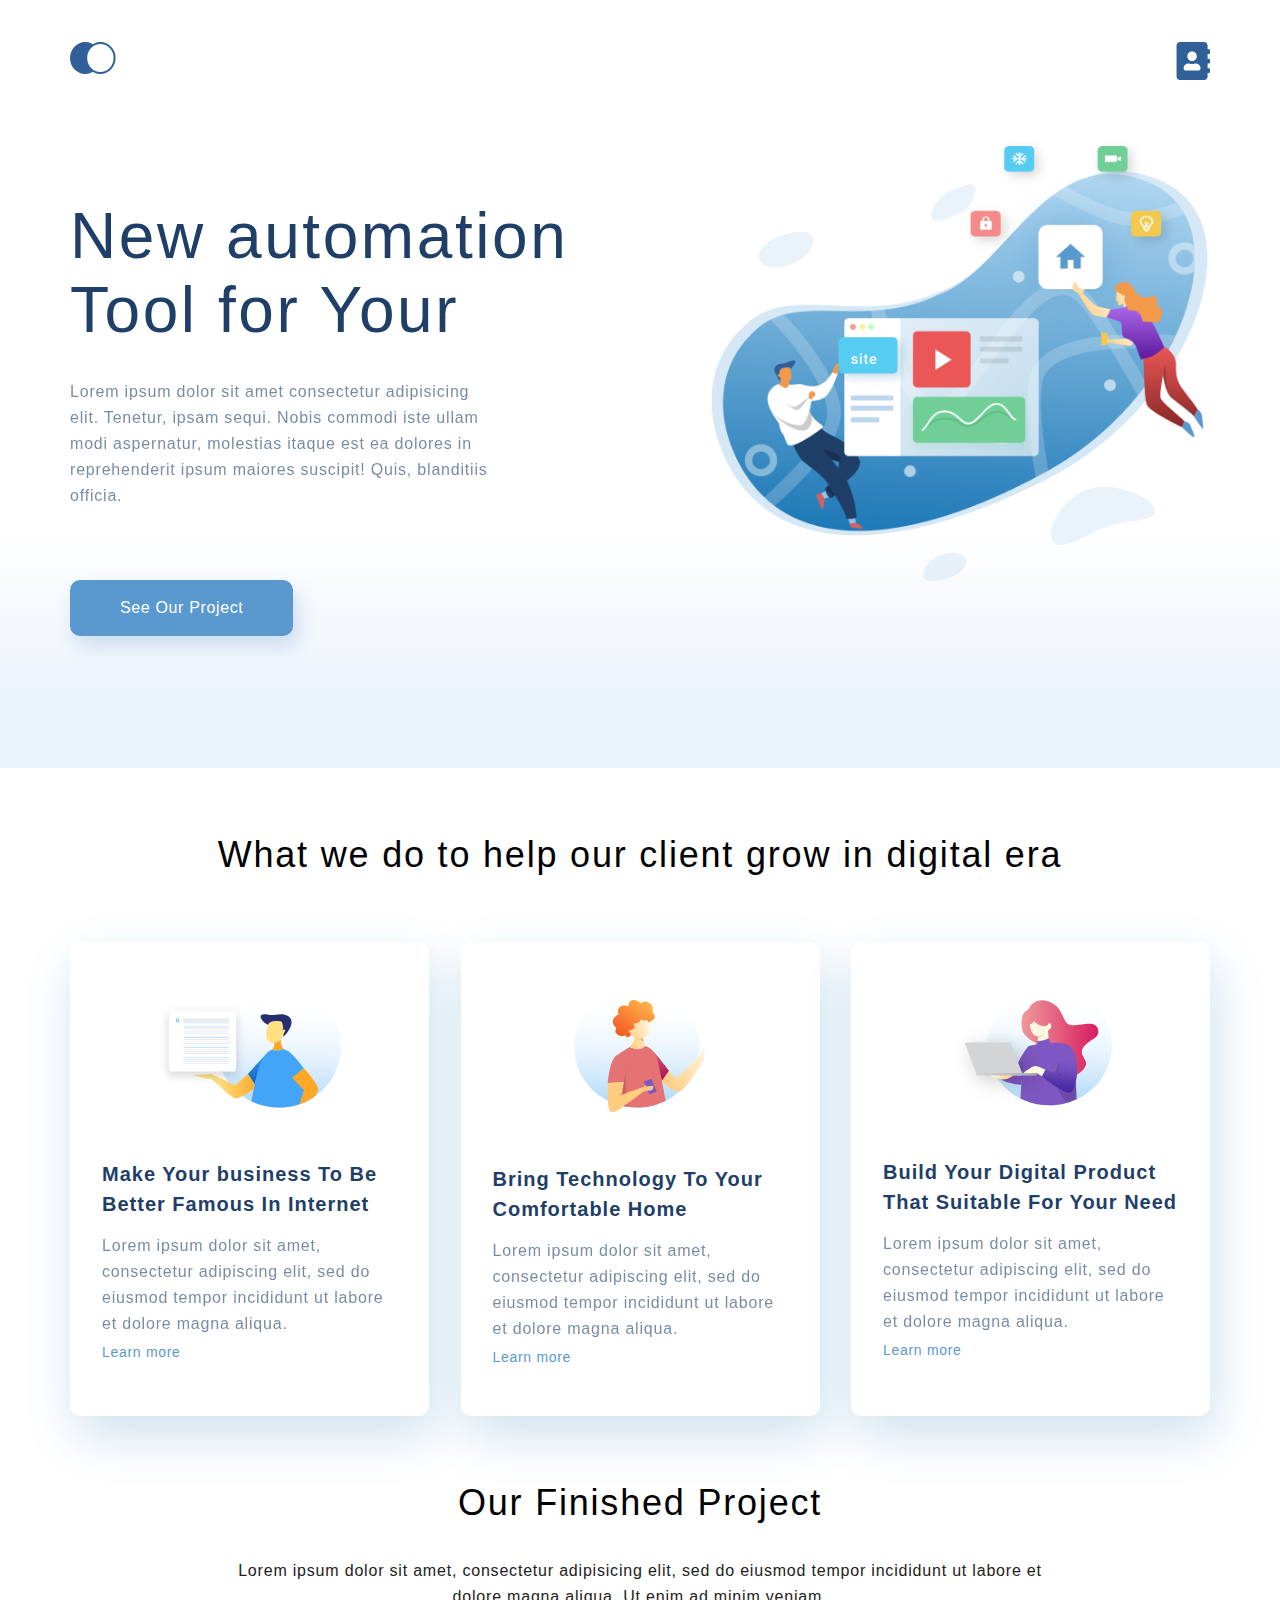
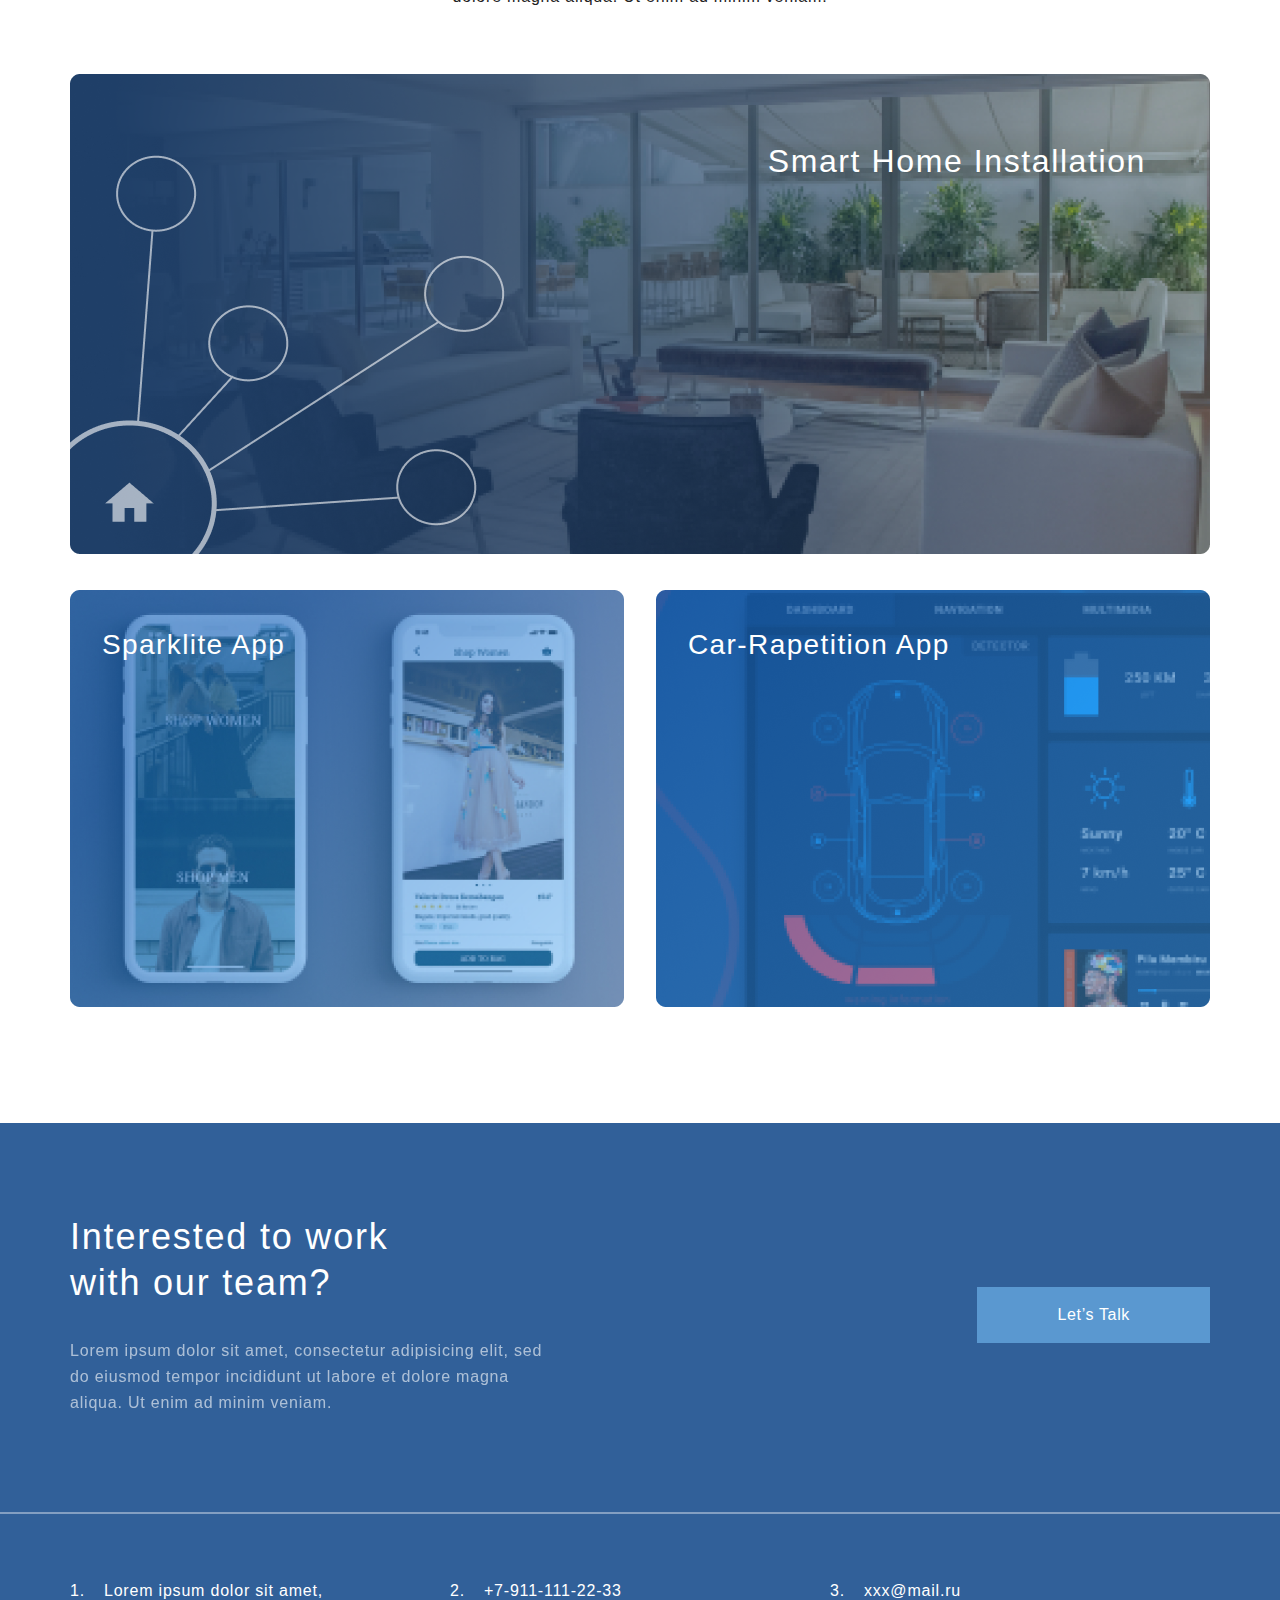
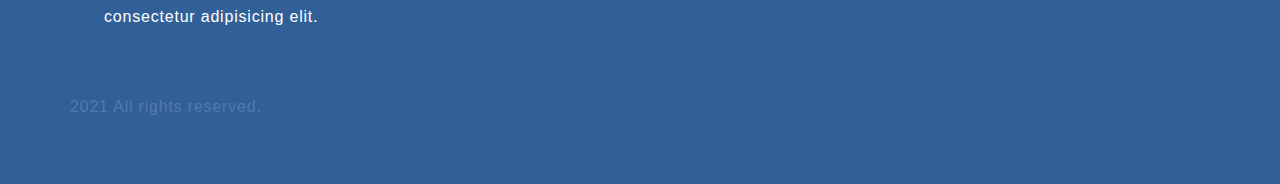
<file: index.html>
<!DOCTYPE html>
<html lang="en">

<head>
    <meta charset="UTF-8">
    <meta http-equiv="X-UA-Compatible" content="IE=edge">
    <meta name="viewport" content="width=device-width, initial-scale=1.0">
    <title>Main page</title>
    <link rel="stylesheet" href="style.css">
</head>

<body>
    <div class="top">
        <div class="container top_box">
            <ul class="header">
                <li><a href="index.html"><img src="img/logo.svg" alt="logo"></a></li>
                <li><a href="contacts.html"><img src="img/contacts.svg" alt="contacts"></a></li>
            </ul>
            <div class="top-info">
                <h1 class="top_heading">New automation Tool for Your</h1>
                <p class="text top_text">Lorem ipsum dolor sit amet consectetur adipisicing elit. Tenetur, ipsam sequi.
                    Nobis
                    commodi
                    iste ullam modi aspernatur, molestias itaque est ea dolores in reprehenderit ipsum maiores suscipit!
                    Quis,
                    blanditiis officia.</p>
                <a href="#" class="top_button">See Our Project</a>
            </div>
        </div>
    </div>

    <div class="what-we-do container">
        <h3 class="heading">What we do to help our client grow in digital era</h3>
        <div class="card-box">
            <div class="card">
                <img class="card_img" src="img/card-1.svg" alt="card 1">
                <h4 class="heading-mini">Make Your business To Be Better Famous In Internet</h4>
                <p class="text">Lorem ipsum dolor sit amet, consectetur adipiscing elit, sed do eiusmod tempor
                    incididunt ut labore et dolore magna aliqua.</p>
                <a href="#" class="card_link">Learn more</a>
            </div>
            <div class="card">
                <img class="card_img" src="img/card-2.svg" alt="card 2">
                <h4 class="heading-mini">Bring Technology To Your Comfortable Home</h4>
                <p class="text">Lorem ipsum dolor sit amet, consectetur adipiscing elit, sed do eiusmod tempor
                    incididunt ut labore et dolore magna aliqua.</p>
                <a href="#" class="card_link">Learn more</a>
            </div>
            <div class="card">
                <img class="card_img" src="img/card-3.svg" alt="card 3">
                <h4 class="heading-mini">Build Your Digital Product That Suitable For Your Need</h4>
                <p class="text">Lorem ipsum dolor sit amet, consectetur adipiscing elit, sed do eiusmod tempor
                    incididunt ut labore et dolore magna aliqua.</p>
                <a href="#" class="card_link">Learn more</a>
            </div>
        </div>
    </div>

    <div class="project container">
        <h3 class="heading">Our Finished Project</h3>
        <p class="text text_project">Lorem ipsum dolor sit amet, consectetur adipisicing elit, sed do eiusmod tempor
            incididunt ut
            labore et dolore magna aliqua. Ut enim ad minim veniam.
        </p>
        <div class="project_item">
            <img class="project_img" src="img/project-1.png" alt="photo 1">
            <p class="project_text">Smart Home Installation</p>
        </div>
        <div class="project_parent">
            <div class="project_item project_item_margin">
                <img class="project_img" src="img/project-2.png" alt="photo 2">
                <p class="project_text project_parent_text">Sparklite App</p>
            </div>
            <div class="project_item">
                <img class="project_img" src="img/project-3.png" alt="photo 3">
                <p class="project_text project_parent_text">Car-Rapetition App</p>
            </div>
        </div>
    </div>

    <div class="footer">
        <div class="container">
            <div class="footer_top">
                <div class="footer_text">
                    <h3 class="bottom">Interested to work with our team?</h3>
                    <p class="text bottom_text">Lorem ipsum dolor sit amet, consectetur adipisicing elit, sed do eiusmod
                        tempor incididunt ut labore et dolore magna aliqua. Ut enim ad minim veniam.</p>
                </div>
                <a href="#" class="bottom_button">Let’s Talk</a>
            </div>
        </div>

        <hr>

        <div class="container">
            <div class="footer_bottom">
                <ul class="footer_info">
                    <li class="footer_li">Lorem ipsum dolor sit amet, consectetur adipisicing elit.</li>
                    <li class="footer_li">+7-911-111-22-33</li>
                    <li class="footer_li">xxx@mail.ru</li>
                </ul>
                <div class="end_text">
                    <p class="text end_text">2021 All rights reserved.</p>
                </div>
            </div>
        </div>
    </div>

</body>

</html>
</file>
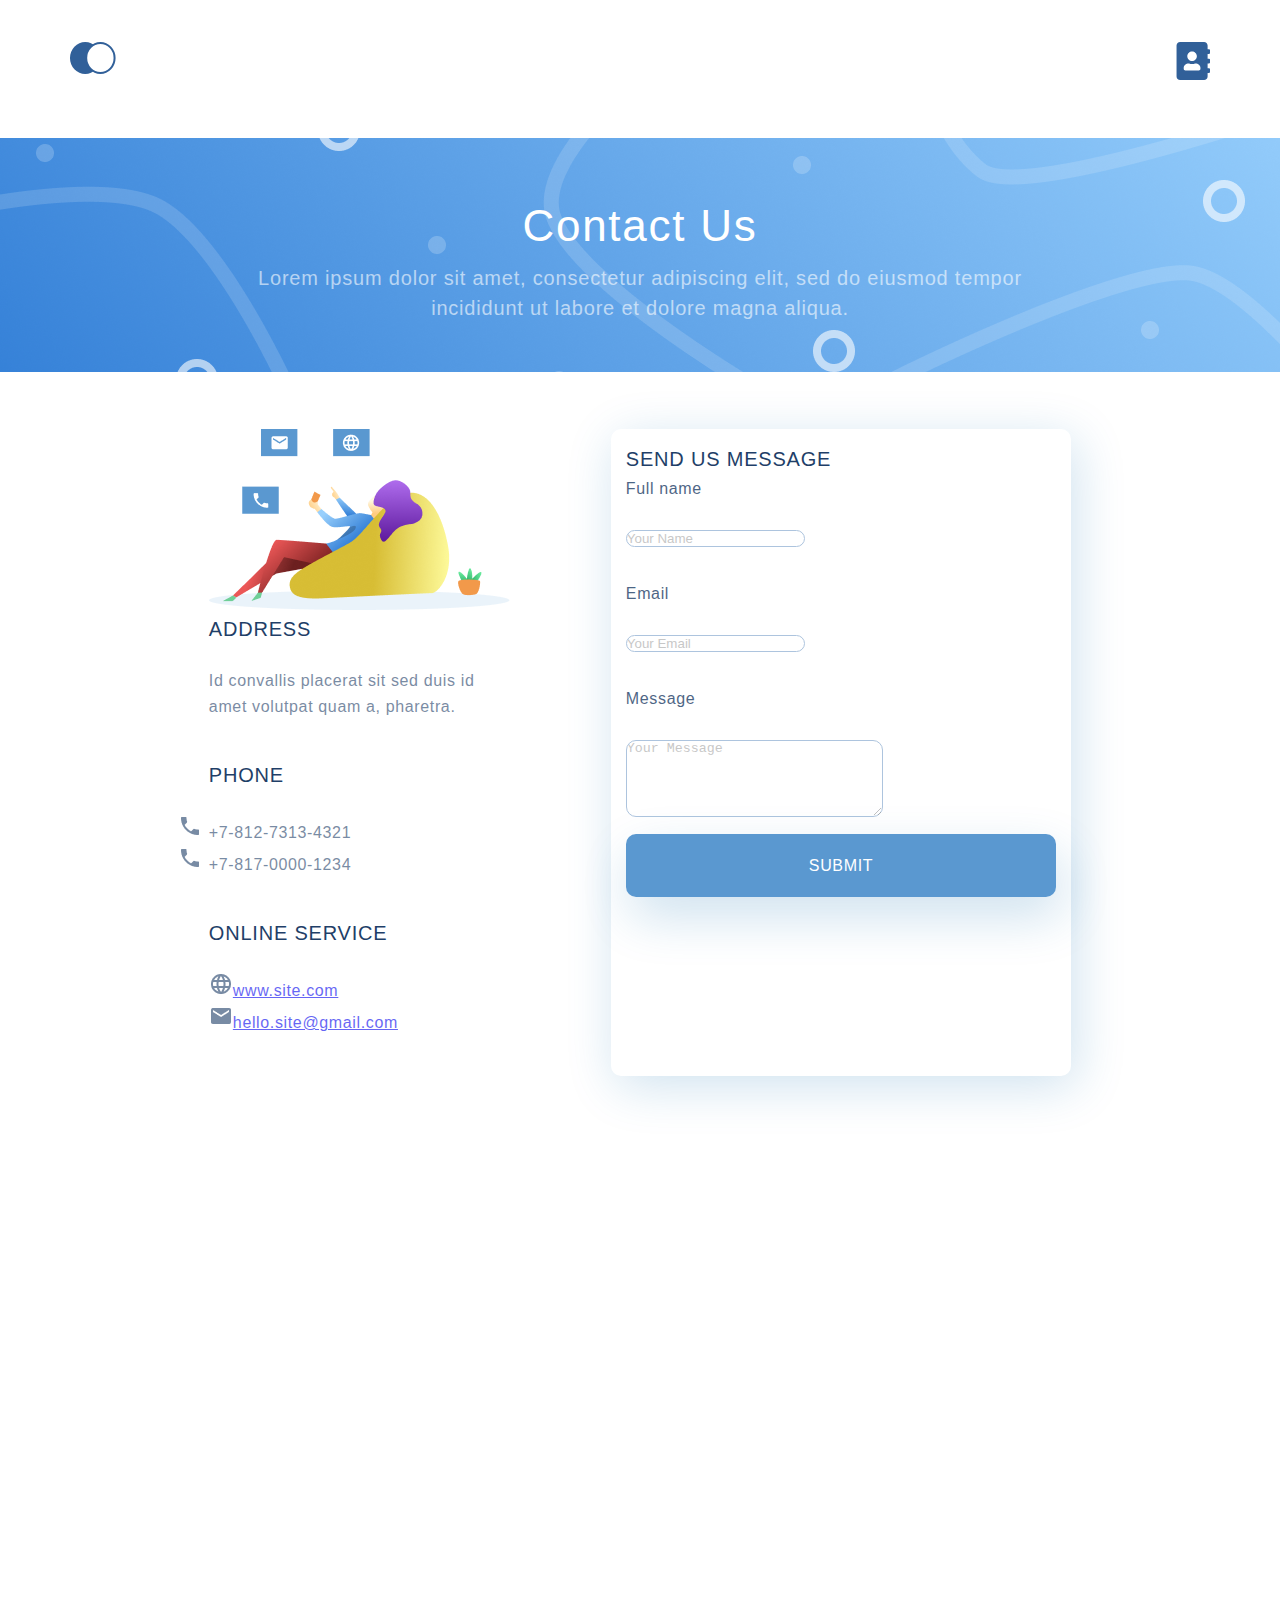
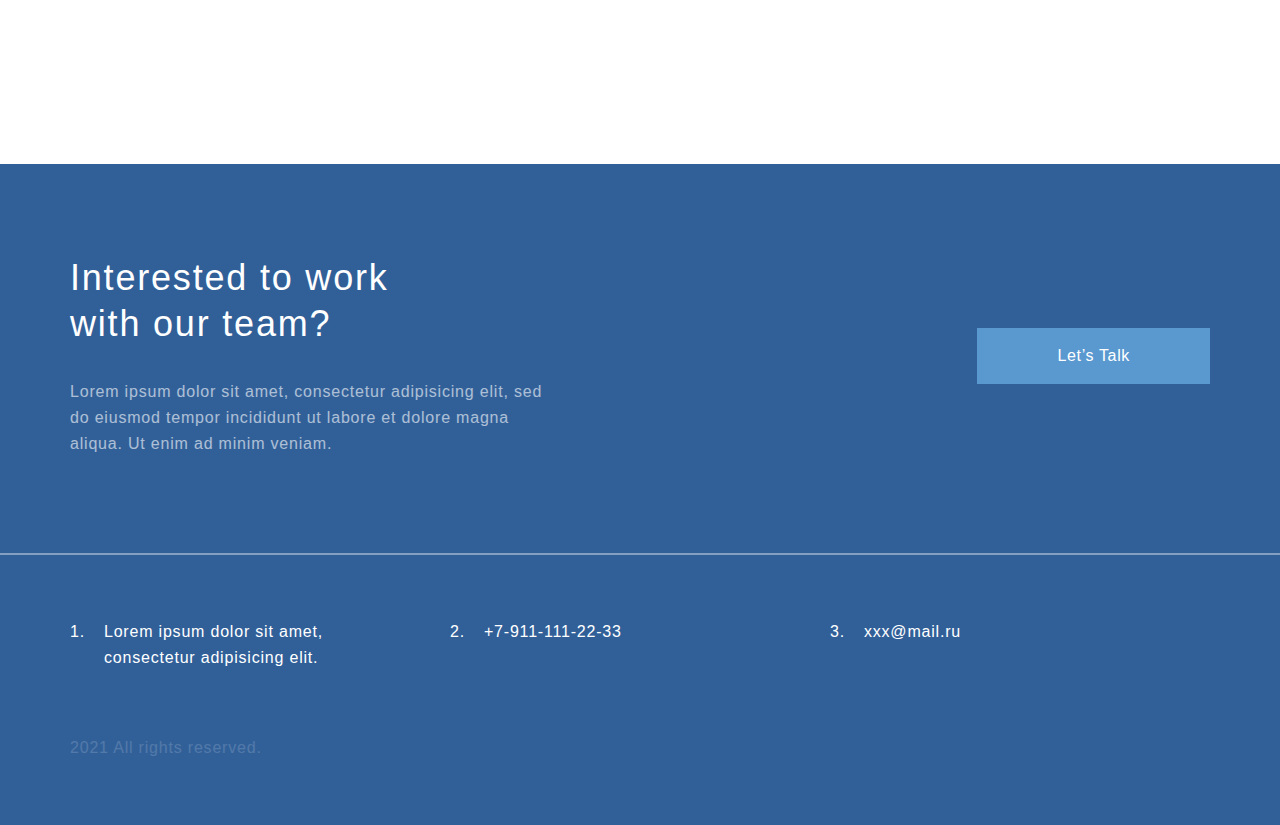
<file: contacts.html>
<!DOCTYPE html>
<html lang="en">

<head>
    <meta charset="UTF-8">
    <meta http-equiv="X-UA-Compatible" content="IE=edge">
    <meta name="viewport" content="width=device-width, initial-scale=1.0">
    <title>Contacts</title>
    <link rel="stylesheet" href="style.css">
</head>

<body>
    <div class="contacts_top">
        <div class="container top_box">
            <ul class="header">
                <li><a href="index.html"><img src="img/logo.svg" alt="logo"></a></li>
                <li><a href="contacts.html"><img src="img/contacts.svg" alt="contacts"></a></li>
            </ul>
        </div>
        <div class="contacts">
            <h2 class="contacts_heading">Contact Us</h2>
            <p class="contacts_text">Lorem ipsum dolor sit amet, consectetur adipiscing elit, sed do eiusmod tempor
                incididunt ut labore et dolore magna aliqua.</p>
        </div>
    </div>

    <form action="#" class="container main">
        <div class="contacts-info">
            <img src="img/contacts_picture.png" alt="picture">
            <h4 class="heading_middle">Address</h4>
            <p class="text text_middle">Id convallis placerat sit sed duis id amet volutpat quam a, pharetra.</p>
            <h4 class="heading_middle">Phone</h4>
            <ul class="text text_middle phone">
                <li>+7-812-7313-4321</li>
                <li>+7-817-0000-1234</li>
            </ul>
            <h4 class="heading_middle">Online service</h4>
            <ul class="text text_middle">
                <li class="mail"><a href="#" target="_blank">www.site.com</a></li>
                <li class="mail"><a href="#" target="_blank">hello.site@gmail.com</a></li>
            </ul>
        </div>
        <div class="form">
            <h4 class="heading_middle">Send us message</h4>
            <p class="text text_form">Full name</p> <br> <input class="field" type="text" placeholder="Your Name"> <br>
            <p class="text text_form">Email</p> <br> <input class="field" type="email" placeholder="Your Email"> <br>
            <p class="text text_form">Message</p> <br>
            <textarea class="field" cols="30" rows="5" placeholder="Your Message"></textarea> <br>
            <a href="#" class="button">Submit</a>
        </div>

    </form>

    <iframe class="container map"
        src="https://yandex.ru/map-widget/v1/?um=constructor%3A680e1a6230f7b9371fa7b8b2f2848ba99370c1d42af56bf6c439a0a6ba47819d&amp;source=constructor"
        frameborder="0"></iframe>

    <div class="footer">
        <div class="container">
            <div class="footer_top">
                <div class="footer_text">
                    <h3 class="bottom">Interested to work with our team?</h3>
                    <p class="text bottom_text">Lorem ipsum dolor sit amet, consectetur adipisicing elit, sed do eiusmod
                        tempor incididunt ut labore et dolore magna aliqua. Ut enim ad minim veniam.</p>
                </div>
                <a href="#" class="bottom_button">Let’s Talk</a>
            </div>
        </div>

        <hr>

        <div class="container">
            <div class="footer_bottom">
                <ul class="footer_info">
                    <li class="footer_li">Lorem ipsum dolor sit amet, consectetur adipisicing elit.</li>
                    <li class="footer_li">+7-911-111-22-33</li>
                    <li class="footer_li">xxx@mail.ru</li>
                </ul>
                <div class="end_text">
                    <p class="text end_text">2021 All rights reserved.</p>
                </div>
            </div>
        </div>
    </div>

</body>

</html>
</file>
<file: style.css>
* {
    margin: 0;
    padding: 0;
}

.container {
    max-width: 1140px;
    margin: 0 auto;
}

body {
    font-family: sans-serif;
}

.header {
    display: flex;
    justify-content: space-between;
    list-style-type: none;
    padding-top: 42px;
}

.text {
    font-size: 16px;
    line-height: 26px;
    color: #1f3f68;
    letter-spacing: 0.05em;
    opacity: 0.6;
}

.text_project {
    width: 75%;
    margin: 32px auto 64px;
    color: #222222;
    opacity: 1;
    text-align: center;
}

.top_heading {
    width: 510px;
    font-size: 64px;
    font-weight: 300;
    color: #1f3f68;
    line-height: 74px;
    letter-spacing: 0.04em;
    margin-bottom: 32px;
}

.top_text {
    width: 425px;
}

.top_box {
    display: flex;
    flex-direction: column;
    height: 100%;
}

.top-info {
    padding-top: 115px;
    flex-grow: 1;
    background-image: url(img/top_back.png);
    background-repeat: no-repeat;
    background-position: right center;
    background-size: 44%;
}

.top_button {
    font-size: 16px;
    line-height: 26px;
    text-align: center;
    letter-spacing: 0.04em;
    color: #FFFFFF;
    background: #5A98D0;
    box-shadow: 5px 10px 20px rgba(53, 110, 173, 0.2);
    border-radius: 10px;
    padding: 15px 50px;
    text-decoration: none;
    display: inline-block;
    margin-top: 71px;
}

.heading {
    text-align: center;
    font-weight: 300;
    font-size: 36px;
    line-height: 46px;
    letter-spacing: 0.05em;
}

.heading-mini {
    font-size: 20px;
    line-height: 30px;
    color: #1f3f68;
    letter-spacing: 0.05em;
    margin-bottom: 14px;
}

.card_link {
    font-size: 14px;
    line-height: 30px;
    letter-spacing: 0.05em;
    color: #5A98D0;
    text-decoration: none;
}

.field {
    border: 1px solid #356ead;
    box-sizing: border-box;
    border-radius: 10px;
    opacity: 0.4;
    margin-top: 8px;
    margin-bottom: 32px;
}

.button {
    background: #5a98d0;
    box-shadow: 5px 20px 50px rgba(16, 112, 177, 0.2);
    border-radius: 10px;
    font-weight: 500;
    font-size: 16px;
    line-height: 26px;
    text-align: center;
    letter-spacing: 0.04em;
    color: #ffffff;
    text-transform: uppercase;
    padding: 23px 183px;
    text-decoration: none;
}

.top {
    min-height: 768px;
    background: linear-gradient(0deg, #EBF3FB 8.84%, rgba(152, 195, 232, 0) 31.12%);
}

.what-we-do {
    padding-top: 64px;
}

.card {
    width: 359px;
    padding: 44px 32px;
    box-sizing: border-box;
    box-shadow: 5px 20px 50px rgba(16, 112, 177, 0.2);
    border-radius: 10px;
    background-color: #ffffff;
    display: flex;
    flex-direction: column;
}

.card_img {
    align-self: center;
    margin-bottom: 51px;
}

.project_parent {
    display: flex;
    justify-content: space-between;
    margin-top: 32px;
    position: relative;
}

.project_img {
    width: 100%;
}

.project_text {
    font-size: 32px;
    line-height: 46px;
    text-align: right;
    letter-spacing: 0.05em;
    color: #FFFFFF;
    position: absolute;
    top: 64px;
    right: 64px;
}

.project_parent_text {
    font-size: 28px;
    line-height: 46px;
    text-align: left;
    letter-spacing: 0.05em;
    color: #FFFFFF;
    position: absolute;
    top: 32px;
    left: 32px;
}

.project_item {
    position: relative;
    flex-grow: 1;
}

.project_item_margin {
    margin-right: 32px;
}

.footer {
    background: #316099;
    padding-top: 91px;
    padding-bottom: 64px;
    margin-top: 112px;
}

.footer_top {
    padding-bottom: 96px;
    display: flex;
    justify-content: space-between;
    align-items: center;
    flex-wrap: wrap;
}

.footer_text {
    width: 495px;
}

.footer_info {
    display: flex;
    justify-content: space-between;
    margin-top: 64px;
}

.footer_li {
    font-size: 16px;
    line-height: 26px;
    letter-spacing: 0.05em;
    color: #FFFFFF;
    flex-grow: 1;
    flex-basis: 33.3333%;
    list-style-type: none;
    display: flex;
    margin-right: 32px;
}

.footer_li:first-child::before {
    content: '1. ';
    display: block;
    margin-right: 19px;
}

.footer_li:nth-child(2)::before {
    content: '2. ';
    display: block;
    margin-right: 19px;
}

.footer_li:last-child::before {
    content: '3. ';
    display: block;
    margin-right: 19px;
}

.bottom {
    width: 341px;
    text-align: left;
    font-weight: 400;
    font-size: 36px;
    line-height: 46px;
    letter-spacing: 0.05em;
    color: #FFFFFF;
    margin-bottom: 32px;
}

.bottom_text {
    color: #FFFFFF;
    width: 495px;
}

.bottom_button {
    font-size: 16px;
    line-height: 26px;
    text-align: center;
    letter-spacing: 0.04em;
    color: #FFFFFF;
    background: #5A98D0;
    text-decoration: none;
    padding: 15px 80px;
}

.card-box {
    display: flex;
    justify-content: space-between;
    padding-top: 64px;
    padding-bottom: 64px;
}

hr {
    opacity: 0.4;
    border: 1px solid #FFFFFF;
}

.end_text {
    color: #FFFFFF;
    opacity: 0.4;
    margin-top: 64px;
}

form {
    display: flex;
    justify-content: center;
}

.main {
    display: flex;
}

.contacts {
    background-image: url(img/contacts_back.png);
    background-repeat: no-repeat;
    background-position: center;
    margin-top: 54px;
    margin-bottom: 57px;
    padding-top: 51px;
    padding-bottom: 49px;
}

.contacts_heading {
    font-weight: 500;
    font-size: 44px;
    color: #FFFFFF;
    line-height: 74px;
    text-align: center;
    letter-spacing: 0.04em;
}

.contacts_text {
    width: 780px;
    font-size: 20px;
    line-height: 30px;
    text-align: center;
    letter-spacing: 0.04em;
    color: rgba(255, 255, 255, 0.6);
    margin: auto;
}

.text_middle {
    width: 299px;
    font-weight: 300;
    letter-spacing: 0.04em;
    margin-top: 24px;
    margin-bottom: 40px;
}

.form {
    background: #FFFFFF;
    box-shadow: 5px 10px 50px rgba(16, 112, 177, 0.2);
    border-radius: 10px;
    margin-left: 101px;
    padding: 15px;
}

.heading_middle {
    font-weight: 500;
    font-size: 20px;
    line-height: 30px;
    letter-spacing: 0.04em;
    color: #1F3F68;
    text-transform: uppercase;
}

.phone {
    list-style-image: url(img/phone.png);
}

.mail {
    list-style-type: none;
}

.mail:first-child::before {
    content: url(img/language.png);
}

.mail:last-child::before {
    content: url(img/email.png);
}

.text_form {
    line-height: 30px;
    letter-spacing: 0.04em;
    opacity: 0.8;
    font-weight: 400;
}

.map {
    display: block;
    width: 940px;
    height: 480px;
    margin-top: 96px;
}

@media (max-width: 1024px) {
    .container {
        padding-left: 32px;
        padding-right: 32px;
    }

    .top-info {
        background-position: right 280px;
    }

    .card-box {
        flex-direction: column;
        align-items: center;
    }

    .card {
        margin-bottom: 32px;
    }

    .footer {
        padding-top: 47px;
        margin-top: 109px;
    }

    .bottom_text {
        width: 336px;
    }

    .footer_top {
        padding-bottom: 64px;
    }

    .footer_text {
        width: 336px;
    }

    .bottom_button {
        padding: 4px 31px;
    }

    .footer_info {
        flex-direction: column;
    }

    .footer_bottom {
        align-items: center;
    }

    .footer_li {
        margin-bottom: 24px;
    }
}

@media (max-width: 667px) {
    .header {
        padding-top: 24px;
    }

    .top {
        min-height: 376px;
        padding-bottom: 41px;
        box-sizing: border-box;
    }

    .top-info {
        padding-top: 36px;
        display: flex;
        flex-direction: column;
        align-items: center;
        background-image: none;
    }

    .top_heading {
        width: 100%;
        font-size: 32px;
        line-height: 38px;
        text-align: center;
        margin-bottom: 12px;
    }

    .top_text {
        width: 100%;
        text-align: center;
    }

    .top_button {
        font-size: 12px;
        line-height: 26px;
        padding: 0 8px;
    }

    .heading {
        font-size: 24px;
        line-height: 28px;
    }

    .what-we-do {
        padding-top: 48px;
    }

    .card-box {
        padding-top: 32px;
    }

    .card {
        width: 100%;
    }

    .text_project {
        width: 100%;
    }

    .project_text {
        font-size: 16px;
        line-height: 19px;
        top: 16px;
        right: 16px;
    }

    .project_parent_text {
        left: 16px;
    }

    .project_parent {
        flex-direction: column;
        margin-top: 16px;
    }

    .project_item_margin {
        margin-right: 0;
        margin-bottom: 16px;
    }

    .footer {
        padding-top: 18px;
        margin-top: 64px;
        padding-bottom: 32px;
    }

    .bottom {
        width: 75%;
        margin: 0 auto 32px;
        text-align: center;
    }

    .bottom_text {
        text-align: center;
    }

    .footer_text {
        width: 100%;
    }

    .footer_top {
        flex-direction: column;
        padding-bottom: 41px;
    }

    .footer_info {
        margin-top: 32px;
        flex-direction: column;
    }

    .footer_li {
        margin-bottom: 18px;
    }

    .bottom_button {
        margin-top: 40px;
    }

    .end_text {
        text-align: center;
        margin-top: 37px;
    }
}
</file>
